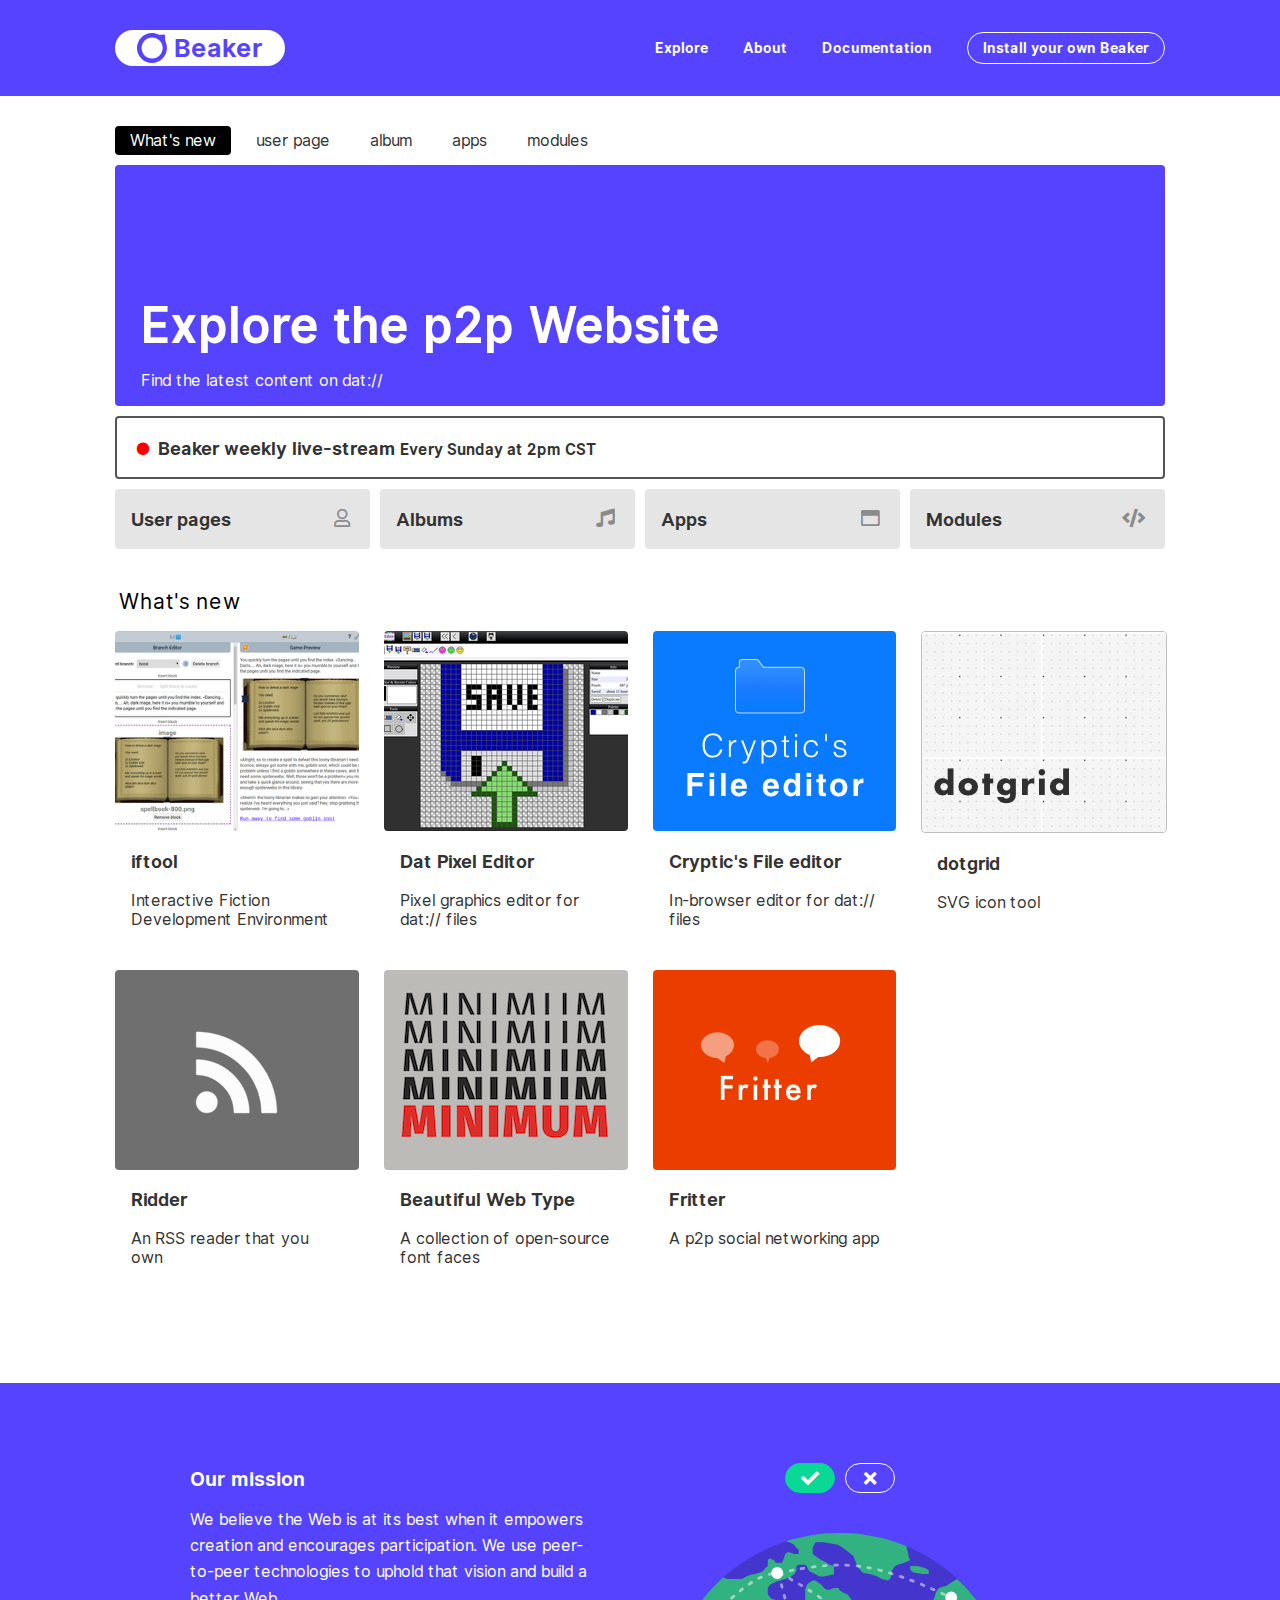
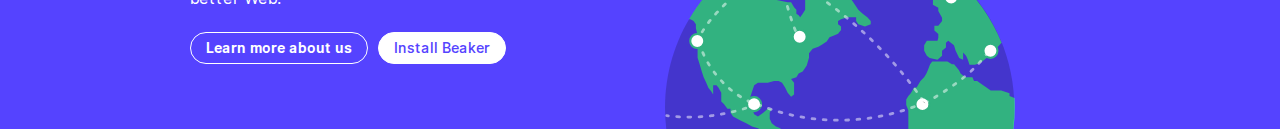
<file: index.html>
﻿<!doctype html>
<html lang="en">
  <head>
    <meta charset="utf-8">
    <title>Explore - Beaker Browser</title>
    <link rel="stylesheet" href="/css/index.css">
    <link rel="stylesheet" href="/css/fontawesome.min.css">
    <link rel="stylesheet" href="/css/fa-solid.min.css">
    <link rel="stylesheet" href="/css/fa-regular.min.css">
    <link rel="icon" href="/favicon.png">
    <meta name="viewport" content="width=device-width, initial-scale=1">
  </head>
  <body>
    <header class="header dark">
      <div class="container">
        <a href="https://beakerbrowser.com/" class="beaker-link">
          <img src="/logo-blue.svg" class="logo">
          <div class="wordmark">Beaker</div>
        </a>

        <nav class="nav">
          <a class="nav-link" href="/">Explore</a>
          <a class="nav-link" href="https://beakerbrowser.com/about">About</a>
          <a class="nav-link" href="https://beakerbrowser.com/docs">Documentation</a>
          <a class="nav-link btn white" href="https://beakerbrowser.com/install">Install your own Beaker</a>
        </nav>
      </div>
    </header>

    <div class="subheader container">
      <nav>
        <a href="#whats-new" class="current">What's new</a>
        <!--<a href="#guides">guides</a>-->
        <!--<a href="#blog-posts-and-talks">blog posts and talks</a>-->
        <a href="#homepages">user page</a>
        <a href="#music">album</a>
        <a href="#apps">apps</a>
        <a href="#modules">modules</a>
        <!--<a href="#web-art">web art</a>-->
        <!--<a href="#events">events</a>-->
      </nav>
    </div>

    <section id="content" class="container">
      <!-- whats-new -->
      <div id="content-whats-new" class="content current">
        <div class="entries">
          <div class="entry col4 blue big" href="https://hashbase.io" target="_blank">
            <div class="entry-content">
              <div class="entry-desc">
                <h3 class="entry-title">Explore the p2p Website</h3>
                <p class="entry-description">Find the latest content on dat://</p>
              </div>
            </div>
          </div>
          <a class="entry border col4 livestream" href="https://www.youtube.com/channel/UCSkcL4my2wgDRFvjQOJzrlg" target="_blank">
            <div class="entry-content" data-label="guide">
              <div class="entry-desc">
                <h3 class="entry-title"><span class="record">&bull;</span> Beaker weekly live-stream <small>Every Sunday at 2pm CST</small></h3>
              </div>
            </div>
          </a>
          <a class="entry gray category" href="#homepages">
            <div class="entry-content">
              <div class="entry-desc">
                <h3 class="entry-title"><i class="far fa-user"></i> User pages</h3>
              </div>
            </div>
          </a>
          <a class="entry gray category" href="#music">
            <div class="entry-content">
              <div class="entry-desc">
                <h3 class="entry-title"><i class="fas fa-music"></i> Albums</h3>
              </div>
            </div>
          </a>
          <a class="entry gray category" href="#apps">
            <div class="entry-content">
              <div class="entry-desc">
                <h3 class="entry-title"><i class="far fa-window-maximize"></i> Apps</h3>
              </div>
            </div>
          </a>
          <a class="entry gray category" href="#modules">
            <div class="entry-content">
              <div class="entry-desc">
                <h3 class="entry-title"><i class="fas fa-code"></i> Modules</h3>
              </div>
            </div>
          </a>
        </div>
        <h2 class="heading">What's new</h2>
        <div class="entries space2x">
          <a class="entry bigfixheight stretch" href="dat://iftool.hashbase.io/" target="_blank">
            <div class="entry-content" data-label="app">
              <img class="entry-img" src="/images/iftool.png">
              <div class="entry-desc">
                <h3 class="entry-title">iftool</h3>
                <p class="entry-description">Interactive Fiction Development Environment</p>
              </div>
            </div>
          </a>
          <a class="entry bigfixheight stretch" href="dat://dpe.hashbase.io/" target="_blank">
            <div class="entry-content" data-label="app">
              <img class="entry-img" src="/images/dat-pixel-editor.png">
              <div class="entry-desc">
                <h3 class="entry-title">Dat Pixel Editor</h3>
                <p class="entry-description">Pixel graphics editor for dat:// files</p>
              </div>
            </div>
          </a>
          <a class="entry bigfixheight stretch" href="dat://editor-cryptic.hashbase.io/" target="_blank">
            <div class="entry-content" data-label="app">
              <img class="entry-img" src="/images/cryptics-file-editor.png">
              <div class="entry-desc">
                <h3 class="entry-title">Cryptic's File editor</h3>
                <p class="entry-description">In-browser editor for dat:// files</p>
              </div>
            </div>
          </a>
          <a class="entry bigfixheight stretch" href="dat://dotgrid-neauoire.hashbase.io/" target="_blank">
            <div class="entry-content" data-label="app">
              <img class="entry-img border" src="/images/dotgrid.png">
              <div class="entry-desc">
                <h3 class="entry-title">dotgrid</h3>
                <p class="entry-description">SVG icon tool</p>
              </div>
            </div>
          </a>
          <a class="entry bigfixheight stretch" href="dat://ridder-kodedninja.hashbase.io/" target="_blank">
            <div class="entry-content" data-label="app">
              <img class="entry-img" src="/images/ridder.png">
              <div class="entry-desc">
                <h3 class="entry-title">Ridder</h3>
                <p class="entry-description">An RSS reader that you own</p>
              </div>
            </div>
          </a>
          <a class="entry bigfixheight stretch" href="dat://beautifulwebtype.com/" target="_blank">
            <div class="entry-content" data-label="app">
              <img class="entry-img" src="/images/beautifulwebtype.png">
              <div class="entry-desc">
                <h3 class="entry-title">Beautiful Web Type</h3>
                <p class="entry-description">A collection of open-source font faces</p>
              </div>
            </div>
          </a>
          <a class="entry bigfixheight stretch" href="dat://fritter.hashbase.io" target="_blank">
            <div class="entry-content" data-label="app">
              <img class="entry-img" src="/images/fritter.png">
              <div class="entry-desc">
                <h3 class="entry-title">Fritter</h3>
                <p class="entry-description">A p2p social networking app</p>
              </div>
            </div>
          </a>
        </div>
      </div>
      <!-- homepages -->
      <div id="content-homepages" class="content">
        <div class="entries profiles">
          <div class="entry col6 medbig" href="https://hashbase.io" target="_blank">
            <div class="entry-content">
              <div class="entry-desc">
                <h3 class="entry-title">User pages</h3>
                <p class="entry-description">Personal sites, portfolios, and blogs</p>
              </div>
            </div>
          </div>
          <a class="entry profile" href="dat://p2p.werd.io" target="_blank">
            <div class="entry-content">
              <img class="entry-img" src="/images/p2p-werd-io.png">
              <div class="entry-desc">
                <h5 class="entry-title">Ben Werdmüller</h5>
              </div>
            </div>
          </a>
          <a class="entry profile" href="dat://datproject.org" target="_blank">
            <div class="entry-content">
              <img class="entry-img" src="/images/datproject.png">
              <div class="entry-desc">
                <h5 class="entry-title">Dat Project</h5>
              </div>
            </div>
          </a>
          <a class="entry profile" href="dat://pfrazee.hashbase.io" target="_blank">
            <div class="entry-content">
              <img class="entry-img" src="/images/pfrazee.png">
              <div class="entry-desc">
                <h5 class="entry-title">Paul Frazee</h5>
              </div>
            </div>
          </a>
          <a class="entry profile" href="dat://taravancil.com" target="_blank">
            <div class="entry-content">
              <img class="entry-img" src="/images/taravancil.png">
              <div class="entry-desc">
                <h5 class="entry-title">Tara Vancil</h5>
              </div>
            </div>
          </a>
          <a class="entry profile" href="dat://jon-kyle.com" target="_blank">
            <div class="entry-content">
              <img class="entry-img" src="/images/jonkyle.png">
              <div class="entry-desc">
                <h5 class="entry-title">Jon-Kyle</h5>
              </div>
            </div>
          </a>
          <a class="entry profile" href="dat://coolguy.website" target="_blank">
            <div class="entry-content">
              <img class="entry-img" src="/images/lavender.gif">
              <div class="entry-desc">
                <h5 class="entry-title">Zach Mandeville</h5>
              </div>
            </div>
          </a>
          <a class="entry profile" href="dat://www-webdesserts.hashbase.io" target="_blank">
            <div class="entry-content">
              <img class="entry-img" src="/images/webdesserts.png">
              <div class="entry-desc">
                <h5 class="entry-title">Web Desserts</h5>
              </div>
            </div>
          </a>
          <a class="entry profile" href="dat://electro.pizza" target="_blank">
            <div class="entry-content">
              <img class="entry-img" src="/images/electro-pizza.png">
              <div class="entry-desc">
                <h5 class="entry-title">Ryan Oles</h5>
              </div>
            </div>
          </a>
          <a class="entry profile" href="dat://olegskl.com" target="_blank">
            <div class="entry-content">
              <img class="entry-img" src="/images/olegskl.png">
              <div class="entry-desc">
                <h5 class="entry-title">Oleg Sklyanchuk</h5>
              </div>
            </div>
          </a>
          <a class="entry profile" href="dat://alexisperrier.hashbase.io" target="_blank">
            <div class="entry-content">
              <img class="entry-img" src="/images/alexisperrier.png">
              <div class="entry-desc">
                <h5 class="entry-title">Alexis Perrier</h5>
              </div>
            </div>
          </a>
          <a class="entry profile" href="dat://coston.io" target="_blank">
            <div class="entry-content">
              <img class="entry-img" src="/images/coston.png">
              <div class="entry-desc">
                <h5 class="entry-title">Coston</h5>
              </div>
            </div>
          </a>
          <a class="entry profile" href="dat://protozoa.nz" target="_blank">
            <div class="entry-content">
              <img class="entry-img" src="/images/protozoa.png">
              <div class="entry-desc">
                <h5 class="entry-title">Protozoa</h5>
              </div>
            </div>
          </a>
          <a class="entry profile" href="dat://simple-sengming.hashbase.io" target="_blank">
            <div class="entry-content">
              <img class="entry-img" src="/images/sengming.png">
              <div class="entry-desc">
                <h5 class="entry-title">SengMing Tan</h5>
              </div>
            </div>
          </a>
          <a class="entry profile" href="dat://boucheron.org/brian" target="_blank">
            <div class="entry-content">
              <img class="entry-img" src="/images/boucheron.png">
              <div class="entry-desc">
                <h5 class="entry-title">Brian Boucheron</h5>
              </div>
            </div>
          </a>
          <a class="entry profile" href="dat://chad.is" target="_blank">
            <div class="entry-content">
              <img class="entry-img" src="/images/chad-is.png">
              <div class="entry-desc">
                <h5 class="entry-title">Chad Mazzola</h5>
              </div>
            </div>
          </a>
          <a class="entry profile" href="dat://about-dferber.hashbase.io" target="_blank">
            <div class="entry-content">
              <img class="entry-img" src="/images/about-dferber.png">
              <div class="entry-desc">
                <h5 class="entry-title">Dominik Ferber</h5>
              </div>
            </div>
          </a>
          <a class="entry profile" href="dat://whois-andrewchou.hashbase.io" target="_blank">
            <div class="entry-content">
              <img class="entry-img" src="/images/whois-andrewchou.png">
              <div class="entry-desc">
                <h5 class="entry-title">Andrew Chou</h5>
              </div>
            </div>
          </a>
          <a class="entry profile" href="dat://www.krismuniz.com" target="_blank">
            <div class="entry-content">
              <img class="entry-img" src="/images/krismuniz.png">
              <div class="entry-desc">
                <h5 class="entry-title">Kristian Muñiz</h5>
              </div>
            </div>
          </a>
          <a class="entry profile" href="dat://ismail.hashbase.io" target="_blank">
            <div class="entry-content">
              <img class="entry-img" src="/images/ismail.jpg">
              <div class="entry-desc">
                <h5 class="entry-title">Ismail Khoffi</h5>
              </div>
            </div>
          </a>
          <a class="entry profile" href="dat://b6201615277a04b958afd25b3531b90083f9dc4e2c38e3cbedb0a257def456fe/" target="_blank">
            <div class="entry-content">
              <img class="entry-img" src="/images/crypticwyrm.png">
              <div class="entry-desc">
                <h5 class="entry-title">CrypticWyrm</h5>
              </div>
            </div>
          </a>
          <a class="entry profile" href="dat://rosszurowski.com" target="_blank">
            <div class="entry-content">
              <img class="entry-img" src="/images/rosszurowski.png">
              <div class="entry-desc">
                <h5 class="entry-title">Ross Zurowski</h5>
              </div>
            </div>
          </a>
          <a class="entry profile" href="dat://edouard.us/" target="_blank">
            <div class="entry-content">
              <img class="entry-img" src="/images/edouard.png">
              <div class="entry-desc">
                <h5 class="entry-title">Édouard U.</h5>
              </div>
            </div>
          </a>
          <a class="entry profile" href="dat://e-v-e.hashbase.io/" target="_blank">
            <div class="entry-content">
              <img class="entry-img" src="/images/eve.png">
              <div class="entry-desc">
                <h5 class="entry-title">Eve</h5>
              </div>
            </div>
          </a>
          <a class="entry profile" href="dat://adamantitemachine.hashbase.io/" target="_blank">
            <div class="entry-content">
              <img class="entry-img" src="/images/adamantitemachine.png">
              <div class="entry-desc">
                <h5 class="entry-title">Joel Adamantis</h5>
              </div>
            </div>
          </a>
          <a class="entry profile" href="dat://b1b3a1bd447e8a3bfac15cbafa0ea13f841c6225b82e77183fa2b7b97b914023/" target="_blank">
            <div class="entry-content">
              <img class="entry-img" src="/images/dimitrisapostolou.png">
              <div class="entry-desc">
                <h5 class="entry-title">Dimitris Apostolou</h5>
              </div>
            </div>
          </a>
          <a class="entry profile" href="dat://todrobbins.com/" target="_blank">
            <div class="entry-content">
              <img class="entry-img" src="/images/todrobbins.jpg">
              <div class="entry-desc">
                <h5 class="entry-title">Tod Robbins</h5>
              </div>
            </div>
          </a>
          <a class="entry profile" href="dat://sleepingcowboy.hashbase.io/" target="_blank">
            <div class="entry-content">
              <img class="entry-img" src="/images/sleepingcowboy.png">
              <div class="entry-desc">
                <h5 class="entry-title">Sleeping Cowboy Studio</h5>
              </div>
            </div>
          </a>
          <a class="entry profile" href="dat://scott.ee" target="_blank">
            <div class="entry-content">
              <img class="entry-img" src="/images/scottsweb.png">
              <div class="entry-desc">
                <h5 class="entry-title">Scott Evans</h5>
              </div>
            </div>
          </a>
          <a class="entry profile" href="dat://bdsa.xyz" target="_blank">
            <div class="entry-content">
              <img class="entry-img" src="/images/bdsa.png">
              <div class="entry-desc">
                <h5 class="entry-title">Bernardo Anderson</h5>
              </div>
            </div>
          </a>
          <a class="entry profile" href="dat://1ca9fbb886ea8d3428867440f4c18872c38ce7758d0bcd5605c4e89257b31a4e" target="_blank">
            <div class="entry-content">
              <img class="entry-img" src="/images/daniellmesquita.png">
              <div class="entry-desc">
                <h5 class="entry-title">Daniell Mesquita</h5>
              </div>
            </div>
          </a>
          <a class="entry profile" href="dat://2e8f91cdc1a1ef22929276170ee79250b10ab49e4536a56004e4d289772127e2" target="_blank">
            <div class="entry-content">
              <img class="entry-img" src="/images/trinidad-scorpion.png">
              <div class="entry-desc">
                <h5 class="entry-title">Trinidad Scorpion</h5>
              </div>
            </div>
          </a>
          <a class="entry profile" href="dat://roussos.cc" target="_blank">
            <div class="entry-content">
              <img class="entry-img" src="/images/roussos.jpg">
              <div class="entry-desc">
                <h5 class="entry-title">Nikos Roussos</h5>
              </div>
            </div>
          </a>
          <a class="entry profile" href="dat://nixnet.xyz" target="_blank">
            <div class="entry-content">
              <img class="entry-img" src="/images/nixnet.png">
              <div class="entry-desc">
                <h5 class="entry-title">NixNet</h5>
              </div>
            </div>
          </a>
          <a class="entry profile" href="dat://dev.in" target="_blank">
            <div class="entry-content">
              <img class="entry-img" src="/images/devinmancuso.png">
              <div class="entry-desc">
                <h5 class="entry-title">Devin Mancuso</h5>
              </div>
            </div>
          </a>
          <a class="entry profile" href="dat://asd.learnlearn.in" target="_blank">
            <div class="entry-content">
              <img class="entry-img" src="/images/asd.jpg">
              <div class="entry-desc">
                <h5 class="entry-title">Akshay S Dinesh</h5>
              </div>
            </div>
          </a>
          <a class="entry profile" href="dat://kickscondor.com" target="_blank">
            <div class="entry-content">
              <img class="entry-img" src="/images/kickscondor.png">
              <div class="entry-desc">
                <h5 class="entry-title">Kicks Condor</h5>
              </div>
            </div>
          </a>
          <a class="entry profile" href="dat://a08a449bf2bbcc6bd9b41df13fc522fbc18d83b303c6dc03b44f9093bf2dd498/" target="_blank">
            <div class="entry-content">
              <img class="entry-img" src="/images/kris_keillor_radio.png">
              <div class="entry-desc">
                <h5 class="entry-title">Kris Keillor</h5>
              </div>
            </div>
          </a>
          <a class="entry profile adder" href="https://github.com/beakerbrowser/explore/blob/master/add.md" target="_blank">
            <div class="entry-content">
              <img class="entry-img" src="/images/add.png">
              <div class="entry-desc">
                <h5 class="entry-title">&raquo; Add yours &laquo;</h5>
              </div>
            </div>
          </a>
        </div>
      </div>
      <!-- music -->
      <div id="content-music" class="content">
        <div class="entries space2x">
          <div class="entry col4 medbig" href="https://hashbase.io" target="_blank">
            <div class="entry-content">
              <div class="entry-desc">
                <h3 class="entry-title">Albums</h3>
                <p class="entry-description">Music self-published on the p2p Web</p>
              </div>
            </div>
          </div>
          <a class="entry fixbigheight stretch" href="dat://cf6cc05939ae006e83b247c3565482167a18787f45dc65e9b81d689a40402e81" target="_blank">
            <div class="entry-content">
              <img class="entry-img" src="/images/jerrys-butt-sounds.jpeg">
              <div class="entry-desc">
                <h4 class="entry-title">Jerry's Butt Sounds 2</h4>
              </div>
            </div>
          </a>
          <a class="entry fixbigheight stretch" href="dat://filez.destroywithscience.com/" target="_blank">
            <div class="entry-content">
              <img class="entry-img" src="/images/destroy-with-science.jpeg">
              <div class="entry-desc">
                <h4 class="entry-title">DESTROY WITH SCIENCE digital devices</h4>
              </div>
            </div>
          </a>
          <a class="entry fixbigheight stretch" href="dat://cbaf5d406d1c3435f73afef904523ec9f3ed8b4efd161521205ad3ee2ea85694" target="_blank">
            <div class="entry-content">
              <img class="entry-img" src="/images/oneohtrix.png">
              <div class="entry-desc">
                <h4 class="entry-title">ONEOHTRIX POINT NEVER</h4>
              </div>
            </div>
          </a>
          <a class="entry stretch adder" href="https://github.com/beakerbrowser/explore/blob/master/add.md" target="_blank">
            <div class="entry-content">
              <img class="entry-img" src="/images/add.png">
              <div class="entry-desc">
                <h4 class="entry-title">&raquo; Add yours &laquo;</h4>
              </div>
            </div>
          </a>
        </div>
      </div>
      <!-- apps -->
      <div id="content-apps" class="content">
        <div class="entries space2x">
          <div class="entry col4 medbig" href="https://hashbase.io" target="_blank">
            <div class="entry-content">
              <div class="entry-desc">
                <h3 class="entry-title">Apps</h3>
                <p class="entry-description">Social media, editors, blogging, CMS, video streaming, and more.</p>
              </div>
            </div>
          </div>
          <a class="entry bigfixheight stretch" href="dat://editor-cryptic.hashbase.io/" target="_blank">
            <div class="entry-content" data-label="app">
              <img class="entry-img" src="/images/cryptics-file-editor.png">
              <div class="entry-desc">
                <h3 class="entry-title">Cryptic's File editor</h3>
                <p class="entry-description">In-browser editor for dat:// files</p>
              </div>
            </div>
          </a>
          <a class="entry bigfixheight stretch" href="dat://dotgrid-neauoire.hashbase.io/" target="_blank">
            <div class="entry-content" data-label="app">
              <img class="entry-img border" src="/images/dotgrid.png">
              <div class="entry-desc">
                <h3 class="entry-title">dotgrid</h3>
                <p class="entry-description">SVG icon tool</p>
              </div>
            </div>
          </a>
          <a class="entry bigfixheight stretch" href="dat://fritter.hashbase.io" target="_blank">
            <div class="entry-content" data-label="app">
              <img class="entry-img" src="/images/fritter.png">
              <div class="entry-desc">
                <h3 class="entry-title">Fritter</h3>
                <p class="entry-description">A p2p social networking app</p>
              </div>
            </div>
          </a>
          <a class="entry bigfixheight stretch" href="dat://ridder-kodedninja.hashbase.io/" target="_blank">
            <div class="entry-content" data-label="app">
              <img class="entry-img" src="/images/ridder.png">
              <div class="entry-desc">
                <h3 class="entry-title">Ridder</h3>
                <p class="entry-description">An RSS reader that you own</p>
              </div>
            </div>
          </a>
          <a class="entry bigfixheight stretch" href="dat://dpe.hashbase.io/" target="_blank">
            <div class="entry-content" data-label="app">
              <img class="entry-img" src="/images/dat-pixel-editor.png">
              <div class="entry-desc">
                <h3 class="entry-title">Dat Pixel Editor</h3>
                <p class="entry-description">Pixel graphics editor for dat:// files</p>
              </div>
            </div>
          </a>
          <a class="entry bigfixheight stretch" href="dat://pastedat-taravancil.hashbase.io/" target="_blank">
            <div class="entry-content" data-label="app">
              <img class="entry-img" src="/images/pastedat.png">
              <div class="entry-desc">
                <h3 class="entry-title">PasteDat</h3>
                <p class="entry-description">Share text files quickly (similar to Gists)</p>
              </div>
            </div>
          </a>
          <a class="entry bigfixheight" href="dat://federated-wiki-client.hashbase.io/" target="_blank">
            <div class="entry-content" data-label="app">
              <img class="entry-img" src="/images/fedwiki.png">
              <div class="entry-desc">
                <h3 class="entry-title">Federated Wiki</h3>
                <p class="entry-description">A client for dat:// Federated Wiki sites.</p>
              </div>
            </div>
          </a>
          <a class="entry bigfixheight" href="dat://beaker-pad.hashbase.io/" target="_blank">
            <div class="entry-content" data-label="app">
              <img class="entry-img" src="/images/beaker-pad.png">
              <div class="entry-desc">
                <h3 class="entry-title">Beaker Pad</h3>
                <p class="entry-description">A web based notepad application.</p>
              </div>
            </div>
          </a>
          <a class="entry bigfixheight stretch" href="dat://iftool.hashbase.io/" target="_blank">
            <div class="entry-content" data-label="app">
              <img class="entry-img" src="/images/iftool.png">
              <div class="entry-desc">
                <h3 class="entry-title">iftool</h3>
                <p class="entry-description">Interactive Fiction Development Environment</p>
              </div>
            </div>
          </a>
          <a class="entry bigfixheight" href="dat://duxtape.kickscondor.com" target="_blank">
            <div class="entry-content" data-label="app">
              <img class="entry-img" src="/images/duxtape.png">
              <div class="entry-desc">
                <h3 class="entry-title">Duxtape</h3>
                <p class="entry-description">A Muxtape clone for Dat&mdash;create and share mixtapes.</p>
              </div>
            </div>
          </a>
          <a class="entry" href="dat://solo-kodedninja.hashbase.io/" target="_blank">
            <div class="entry-content" data-label="app">
              <div class="entry-desc">
                <h3 class="entry-title">solo</h3>
                <p class="entry-description">The simplest publishing tool</p>
              </div>
            </div>
          </a>
          <a class="entry" href="dat://dead-lite.hashbase.io/" target="_blank">
            <div class="entry-content" data-label="app">
              <div class="entry-desc">
                <h3 class="entry-title">dead-lite</h3>
                <p class="entry-description">blogging / tumblog / content manufacturing device</p>
              </div>
            </div>
          </a>
          <a class="entry" href="https://github.com/louiscenter/hypercast" target="_blank">
            <div class="entry-content" data-label="tool">
              <div class="entry-desc">
                <h3 class="entry-title">hypercast</h3>
                <p class="entry-description">A tool for broadcasting p2p video streams</p>
              </div>
            </div>
          </a>
          <a class="entry adder" href="https://github.com/beakerbrowser/explore/blob/master/add.md" target="_blank">
            <div class="entry-content">
              <div class="entry-desc">
                <h3 class="entry-title">&raquo; Add yours &laquo;</h3>
              </div>
            </div>
          </a>
        </div>
      </div>
      <!-- modules -->
      <div id="content-modules" class="content">
        <div class="entries" style="margin-bottom: 10px">
          <div class="entry col4 medbig" href="https://hashbase.io" target="_blank">
            <div class="entry-content">
              <div class="entry-desc">
                <h3 class="entry-title">Modules</h3>
                <p class="entry-description">Code libraries, Web Components, and reusable snippets.</p>
              </div>
            </div>
          </div>
        </div>
        <h3 class="heading">For dat:// apps</h3>
        <div class="entries space2x">
          <a class="entry" href="dat://23ff10c16295d0f1b5d460ca1f9d97943cae046a76e9d373b70dfed750428fb5" target="_blank">
            <div class="entry-content" data-label="tool">
              <img class="entry-img" src="/images/framework.png">
              <div class="entry-desc">
                <h3 class="entry-title">FrameworkJS</h3>
                <p class="entry-description">Easy, lightweight, adaptive and beauty framework for sites/apps of future.</p>
              </div>
            </div>
          </a>
          <a class="entry" href="dat://testify.hashbase.io/?test_url=dat%3A%2F%2Ftestify.hashbase.io%2Ftests%2Findex.js" target="_blank">
            <div class="entry-content" data-label="tool">
              <div class="entry-desc">
                <h3 class="entry-title">testify</h3>
                <p class="entry-description">An in-browser dat:// test runner.</p>
              </div>
            </div>
          </a>
          <a class="entry" href="https://github.com/beakerbrowser/dat-archive-file-diff" target="_blank">
            <div class="entry-content" data-label="tool">
              <div class="entry-desc">
                <h3 class="entry-title">dat-archive-file-diff</h3>
                <p class="entry-description">Get line-by-line diffs of text files in Dat archives.</p>
              </div>
            </div>
          </a>
          <a class="entry" href="dat://source-explorer.hashbase.io/" target="_blank">
            <div class="entry-content" data-label="tool">
              <div class="entry-desc">
                <h3 class="entry-title">source-explorer</h3>
                <p class="entry-description">A helpful UI widget for viewing the source of a dat site.</p>
              </div>
            </div>
          </a>
        </div>
        <h3 class="heading">For node.js</h3>
        <div class="entries space2x">
          <a class="entry" href="https://github.com/beakerbrowser/dat-node" target="_blank">
            <div class="entry-content" data-label="tool">
              <div class="entry-desc">
                <h3 class="entry-title">@beaker/dat-node</h3>
                <p class="entry-description">A toolkit for writing Dat-based services in nodejs.</p>
              </div>
            </div>
          </a>
          <a class="entry" href="https://github.com/pfrazee/node-http-dat-forum" target="_blank">
            <div class="entry-content" data-label="tool">
              <div class="entry-desc">
                <h3 class="entry-title">node-http-dat-forum</h3>
                <p class="entry-description">A Web forum built on Nodejs, Dat and HTTP.</p>
              </div>
            </div>
          </a>
          <a class="entry" href="https://github.com/pfrazee/parse-dat-url" target="_blank">
            <div class="entry-content" data-label="tool">
              <div class="entry-desc">
                <h3 class="entry-title">parse-dat-url</h3>
                <p class="entry-description">Nodejs url.parse updated to support versioned dat URLs. </p>
              </div>
            </div>
          </a>
          <a class="entry" href="https://github.com/datprotocol/dat-dns" target="_blank">
            <div class="entry-content" data-label="tool">
              <div class="entry-desc">
                <h3 class="entry-title">dat-dns</h3>
                <p class="entry-description">Nodejs module to issue DNS lookups for Dat archives.</p>
              </div>
            </div>
          </a>
        </div>
        <h3 class="heading">CLI tools</h3>
        <div class="entries space2x">
          <a class="entry" href="https://github.com/datproject/dat" target="_blank">
            <div class="entry-content" data-label="tool">
              <div class="entry-desc">
                <h3 class="entry-title">dat cli</h3>
                <p class="entry-description">A command-line tool for sharing and downloading dats.</p>
              </div>
            </div>
          </a>
          <a class="entry" href="https://github.com/pfrazee/tmpdat" target="_blank">
            <div class="entry-content" data-label="tool">
              <div class="entry-desc">
                <h3 class="entry-title">tmpdat</h3>
                <p class="entry-description">Creates a temporary in-memory dat from any folder (CLI tool).</p>
              </div>
            </div>
          </a>
          <a class="entry adder" href="https://github.com/beakerbrowser/explore/blob/master/add.md" target="_blank">
            <div class="entry-content">
              <div class="entry-desc">
                <h3 class="entry-title">&raquo; Add yours &laquo;</h3>
              </div>
            </div>
          </a>
        </div>
      </div>

    </section>

    <div class="section mission blue-bg">
      <div class="container narrow columns">
        <div class="col col-1-2">
          <h2>Our mission</h2>

          <p>
            We believe the Web is at its best when it empowers creation and
            encourages participation. We use peer-to-peer technologies to
            uphold that vision and build a better Web.
          </p>

          <p>
            <a href="https://beakerbrowser.com/about" class="btn white">Learn more about us</a>
            <a href="https://beakerbrowser.com/install/" class="btn white action">Install Beaker</a>
          </p>
        </div>

        <div class="col col-1-2 graphic-container">
          <button id="mission-good" class="mission-toggle mission-btn btn white active">
            <span class="fa fa-check"></span>
          </button>

          <button id="mission-bad" class="mission-toggle mission-btn btn white">
            <span class="fa fa-times"></span>
          </button>

          <img class="earth-graphic mission-toggle active" src="/p2p-earth.svg">
          <img class="earth-graphic mission-toggle" src="/centralized-earth.svg">
        </div>
      </div>
    </div>

    <script src="/js/index.js"></script>
    <script src="/js/mission.js"></script>
  </body>
</html>
</file>
<file: css/index.css>
@font-face {
  font-family: 'Inter UI';
  src: url("/webfonts/Inter-UI-Regular.woff") format("woff");
  font-weight: regular
}

@font-face {
  font-family: 'Inter UI';
  src: url("/webfonts/Inter-UI-Medium.woff") format("woff");
  font-weight: 500
}

@font-face {
  font-family: 'Inter UI';
  src: url("/webfonts/Inter-UI-Bold.woff") format("woff");
  font-weight: 700
}

html,
body {
  margin: 0;
  font-family: "Inter UI", Arial;
}

/* imported from the main beaker site */

.header {
    width: 100%;
    padding: 30px 0;
    background-color: #5543ff;
}

.header a {
  color: #5543ff;
  text-decoration: none;
}

.header .container {
  display: flex;
  align-items: center;
  justify-content: space-between
}

.beaker-link {
  display: inline-flex;
  align-items: center;
  justify-content: center;
    background-color: white;
  border-radius: 20px;
    width: 170px;
    height: 36px;
}

.beaker-link .logo {
  width: 30px;
  height: 30px;
  margin-right: 7px;
  
    
}

.beaker-link .wordmark {
  font-weight: 700 !important;
  font-size: 26px;
  letter-spacing: .4px;
  line-height: 1
}

.header .nav-link {
  display: inline-block;
  margin-left: 10px;
  font-size: .9rem;
  font-weight: 600;
  text-decoration: none;
  color: white;
}

.btn {
  display: inline-block;
  text-decoration: none;
  justify-content: center;
  font-size: .9rem;
  font-weight: 600;
  line-height: 30px;
  padding: 0 15px;
  border: 1px solid;
  border-radius: 40px;
  cursor: pointer;
  text-align: center;
}

.btn + .btn {
  margin-left: 5px;
}

.header .nav-link {
  margin-left: 30px
}

.header .nav-link:not(.btn):hover {
    text-decoration: underline
}

.header .nav-link:first-of-type {
    margin-left: 0
}

@media (max-width: 650px) {
  .header {
    padding-bottom: 10px;
  }

  .header .container {
    flex-direction: column;
  }

  .header nav {
    padding-top: 20px;
  }

  .header .nav-link.btn {
    display: none;
  }
}

.container {
    width: 95%;
    max-width: 1050px;
    margin: auto;
    padding: 0 10px
}

.container.narrow {
  max-width: 900px;
}

@media (min-width: 700px) {
  .container {
    padding: 0;
  }
}

@media (min-width: 700px) {
  .container {
    width: 90%;
  }
}

.columns {
    display: flex;
    flex-wrap: wrap;
    align-items: flex-start
}

@media (min-width: 700px) {
  .columns {
    flex-wrap: nowrap;
  }
}

.columns .col-1-2 {
  width: 100%;
  margin-bottom: 50px;
}

.columns .col-1-2:last-child {
  margin-bottom: 0;
}

@media (min-width: 700px) {
  .columns .col-1-2 {
    margin-bottom: 0;
    margin-right: 50px;
  }
}

@media (min-width: 750px) {
  .columns .col-1-2 {
    flex: 1;
    text-align: left;
  }
}

.mission {
  margin-top: 100px;
  padding-top: 80px;
  background: #5543ff;
  color: #fff;
  text-align: center;
  font-size: 16px;
  line-height: 1.65;
  -webkit-font-smoothing: antialiased;
  -moz-osx-font-smoothing: grayscale;
}

.mission h2 {
  font-size: 20.25px;
  font-weight: 700;
  margin: 0 0 10px;
}

.mission p {
  margin: 0 0 20px;
}

.mission .graphic-container {
  text-align: center;
  overflow: hidden
}

.mission .earth-graphic {
  max-width: 350px;
  margin-bottom: -15px;
  display: none
}

.mission .earth-graphic.active {
  display: inline
}

.mission .mission-btn {
  width: 50px;
  margin-bottom: 40px;
  font-size: 18px;
  height: 30px;
}

.mission .mission-btn#mission-good.active {
  background: #0ad895;
  border-color: #0ad895;
  color: #fff
}

.mission .mission-btn#mission-bad.active {
  background: #ED495D;
  border-color: #ED495D;
  color: #fff
}

.mission .btn {
  height: 30px;
  color: #fff;
  border-color: #fff;
  background: transparent;
  outline: 0;
}

.mission .btn.white.action {
  background: #fff;
  color: #5543ff;
  font-weight: 500;
}

/* explore page */

.subheader,
#content {
  margin: 0px auto;
  margin-bottom: 10px;
}

#content {
  min-height: 60vh;
}

.subheader {
  margin-top: 30px;
}

.subheader nav {
  display: flex;
}

.subheader nav a {
  margin-right: 10px;
  padding: 5px 15px;
  text-decoration: none;
  color: #333;
  border-radius: 4px;
}

.subheader nav a:hover {
  background: #eee;
}

.subheader nav a.current {
  background: #000;
  color: #fff;
}

@media (max-width: 800px) {
  .subheader {
    margin: 20px 0 20px;
    padding: 20px 0 20px;
    background: #eee;
    width: 100%;
    overflow-x: scroll;
  }
  .subheader::-webkit-scrollbar { 
    display: none; 
  }
  .subheader nav {
    line-height: 1.6;
    white-space: nowrap;
  }

  /* spacer elements */
  .subheader nav:before,
  .subheader nav:after {
    content: ' ';
    display: block;
    padding: 0 10px;
  }
}

.entries {
  display: grid;
  grid-gap: 10px;
  grid-auto-columns: 1fr;
  margin-bottom: 40px;
}
.entries.space2x {
  grid-gap: 25px;
  grid-template-columns: repeat(auto-fill, minmax(210px, 2fr));
}

@media (max-width: 560px) {
  .entries {
    grid-template-columns: auto;
  }
}

.entries.dashborder {
  border: 1px dashed #ccc;
  padding: 10px;
}

.content {
  display: none;
}

.content.current {
  display: block;
}
.content.entries.current {
  display: grid;
}

/* grid regions */

.col2 {
  grid-column: auto / span 2;
}

.col3 {
  grid-column: auto / span 3;
}

.col4 {
  grid-column: auto / span 4;
}

.col6 {
  grid-column: auto / span 6;
}

@media (max-width: 980px) {
  .col2,
  .col4, {
    grid-column: auto / span 3;
  }
  .col6 {
    grid-column: auto / span 4;
  }
}

@media (max-width: 730px) {
  .col2,
  .col3,
  .col4 {
    grid-column: auto / span 2;
  }
  .col6 {
    grid-column: auto / span 3;
  }
}

@media (max-width: 560px) {
  .col2,
  .col3,
  .col4 {
    grid-column: auto / span 1;
  }
  .col6 {
    grid-column: auto / span 2;
  }
}

.row2 {
  grid-row: auto / span 2;
}

.row3 {
  grid-row: auto / span 3;
}

/* elements */

.record {
  color: red;
  font-size: 45px;
  line-height: 0;
  position: relative;
  top: 7px;
}

.extra-title {
  color: #5543ff;
  text-transform: uppercase;
  font-size: .9rem;
  font-weight: 500;
  letter-spacing: .65px;
}

/* headings */

h2.heading {
  font-weight: 400;
  letter-spacing: 0.5px;
  font-size: 21px;
  padding: 0 4px;
}

h3.heading {
  font-weight: 400;
  letter-spacing: 0.5px;
  padding: 9px 16px;
  font-size: 17px;
  border-radius: 4px;
  background: #eee;
}
h3.heading.green {
  background: #e8f1e2;
  color: #397139;
}
h3.heading.orange {
  background: #f1e4e2;
  color: #d8470b;
}

/* entries */

.entry {
  position: relative;
  display: block;
  color: #333;
  text-decoration: none;
  border-radius: 4px;
}

a.entry {
  background: none;
}

a.entry:hover {
  background: #f5f5f5;
}

.entry-content > * {
  max-width: 100%;
}

.entry-img {
  display: block;
  margin: 0 auto;
  max-height: 220px;
  object-fit: cover;
  border-radius: 4px;
}
.entry-img.border {
  border: 1px solid rgba(0,0,0,0.25);
}

.entry-icon {
  font-size: 80px;
  text-align: center;
  margin: 20px 0;
}

.entry-title {
  padding: 0 1rem;
}

.entry-description {
  padding: 0 1rem;
}

/* custom classes */

.entry.category .fas,
.entry.category .far {
  float: right;
  opacity: 0.5;
  position: relative;
  right: 4px;
  top: 1px;
}

.entry.adder .entry-img {
  border: 0 !important;
}

.entry.adder .entry-title {
  color: #0000ffc4;
}

.entry.big .entry-content {
  padding: 130px 10px 0;
}

.entry.big h3 {
  font-size: 50px;
  margin: 0;
}

.entry.medbig .entry-content {
  padding: 20px 0 10px;
}

.entry.medbig h3 {
  font-size: 40px;
  margin: 0;
}

.entry.border {
  border: 2px solid #555;
}

.entry.border:hover {
  border: 2px solid #111;
  background: #eee;
}

.entry.darkborder {
  border: 2px solid #000;
}

@media (max-width: 539px) {
  .entry.horz .entry-img {
    padding-top: 20px;
    margin: 0 auto;
  }
}

@media (min-width: 540px) {
  .entry.horz .entry-content {
    display: flex;
    height: 100%;
    padding-bottom: 0;
  }

  .entry.horz .entry-img {
    max-height: none;
  }

  .entry.horz .entry-desc {
    flex: 1;
  }
}

.entry.toppad {
  padding-top: 1rem;
}

.entry.toppad2x {
  padding-top: 2rem;
}

@media (min-width: 560px) {
  .entry.stretch .entry-img {
    width: 100%;
  }
}

.entry.fixheight .entry-img {
  height: 150px;
}

.entry.bigfixheight .entry-img {
  height: 200px;
}

.entry.sep .entry-desc {
  border-top: 1px solid #ccc;
}


.entry.livestream:hover .entry-title {
  text-decoration: none;
}

/*
.entry-content[data-label]:before {
  content: attr(data-label);
  display: block;
  color: #fff;
  background: #000;
  padding: 0px 3px;
  font-size: 12px;
  font-family: monospace;
}
*/

/* color modifiers */


.entry.gray {
  background: #e5e5e5;
}
.entry.gray:hover {
  background: #d0d0d0;
}

.entry.lightgray {
  background: #eaeaea;
  color: #222;
}

.entry.darkgray {
  background: #333;
  color: #fff;
}

.entry.pink {
  background: #da004a;
  color: #fff;
}
.entry-title.pink {
  color: #da004a;
}
nav a.pink:hover {
  color: #da004a;
}
nav a.pink.current {
  color: #fff;
  background: #da004a;
}

.entry.green {
  background: #489805;
  color: #ffffff;
}
.entry-title.green {
  color: #489805;
}
nav a.green:hover {
  color: #489805;
}
nav a.green.current {
  background: #489805;
  color: #fff;
}

.entry.blue {
  background: #5543ff;
  color: #fff;
}
.entry-title.blue {
  color: #5543ff;
}
nav a.blue:hover {
  color: #5543ff;
}
nav a.blue.current {
  background: #5543ff;  
  color: #fff;
}

.entry.purple {
  background: #ae23c3;
  color: #fff;
}
.entry-title.purple {
  color: #ae23c3;
}
nav a.purple:hover {
  color: #ae23c3;
}
nav a.purple.current {
  background: #ae23c3;
  color: #fff;
}

.entry.orange {
  background: #ef5200;
  color: #fff;
}
.entry-title.orange {
  color: #ef5200;
}
nav a.orange:hover {
  color: #ef5200;
}
nav a.orange.current {
  background: #ef5200;  
  color: #fff;
}

/* dat support modifier */
.nodat .entry[href^="dat://"] {
  background: none;
  transition: background 0.35s;
}
.nodat .entry[href^="dat://"] .entry-content {
  opacity: 1;
  transition: opacity 0.35s;
}

.nodat .entry[href^="dat://"]:hover .entry-content {
  position: relative;
  opacity: 0.25;
}

.nodat .entry[href^="dat://"]:hover:before {
  content: 'Requires the Beaker browser to view';
  position: absolute;
  top: 5px;
  left: 5px;
  background: #111;
  color: #fff;
  padding: 5px;
  z-index: 1;
  font-size: 12px;
  animation: show 0.75s forwards;
}

/* articles */

.entry.article.horz .entry-img {
  width: 250px;
  height: 280px;
}

.entry.article.horz .entry-desc {
  padding: 10px 6px;
}

.entry.article.horz .entry-title {
  padding-bottom: 12px;
}

/* profiles */

.entries.profiles {
  grid-template-columns: repeat(auto-fill, minmax(150px, 2fr));
}

.entry.profile {
  text-align: center;
  padding: 20px 0 0;
}

.entry.profile .entry-img {
  border-radius: 50%;
  width: 50px;
  height: 50px;
  border: 1px solid rgba(0,0,0,.5);
}

/* guides */


.guide {
  grid-column: auto / span 4;
  padding: 40px 0;
}

.guide .entry-content {
  align-items: center;
}

.guide .entry-img {
  margin: 0 50px;
  width: 150px;
}

@media (max-width: 550px) {
  .guide .entry-img {
    margin: 0;
    padding-bottom: 20px;
    padding-top: 0 !important;
  }
}

.guide .entry-desc {
  max-width: 500px;
}

.guide .entry-desc > :first-child {
  margin-top: 0;
}

.guide .entry-desc > :last-child {
  margin-bottom: 0;
}

.guide.adder {
  padding: 40px 0;
}

@keyframes show {
  0% {
    opacity: 0;
  }
  100% {
    opacity: 1;
  }
}
</file>
<file: css/fa-solid.min.css>
/*!
 * Font Awesome Free 5.4.1 by @fontawesome - https://fontawesome.com
 * License - https://fontawesome.com/license/free (Icons: CC BY 4.0, Fonts: SIL OFL 1.1, Code: MIT License)
 */
@font-face{font-family:"Font Awesome 5 Free";font-style:normal;font-weight:900;src:url(../webfonts/fa-solid-900.eot);src:url(../webfonts/fa-solid-900.eot?#iefix) format("embedded-opentype"),url(../webfonts/fa-solid-900.woff2) format("woff2"),url(../webfonts/fa-solid-900.woff) format("woff"),url(../webfonts/fa-solid-900.ttf) format("truetype"),url(../webfonts/fa-solid-900.svg#fontawesome) format("svg")}.fa,.fas{font-family:"Font Awesome 5 Free";font-weight:900}
</file>
<file: css/fa-regular.min.css>
/*!
 * Font Awesome Free 5.4.1 by @fontawesome - https://fontawesome.com
 * License - https://fontawesome.com/license/free (Icons: CC BY 4.0, Fonts: SIL OFL 1.1, Code: MIT License)
 */
@font-face{font-family:"Font Awesome 5 Free";font-style:normal;font-weight:400;src:url(../webfonts/fa-regular-400.eot);src:url(../webfonts/fa-regular-400.eot?#iefix) format("embedded-opentype"),url(../webfonts/fa-regular-400.woff2) format("woff2"),url(../webfonts/fa-regular-400.woff) format("woff"),url(../webfonts/fa-regular-400.ttf) format("truetype"),url(../webfonts/fa-regular-400.svg#fontawesome) format("svg")}.far{font-family:"Font Awesome 5 Free";font-weight:400}
</file>
